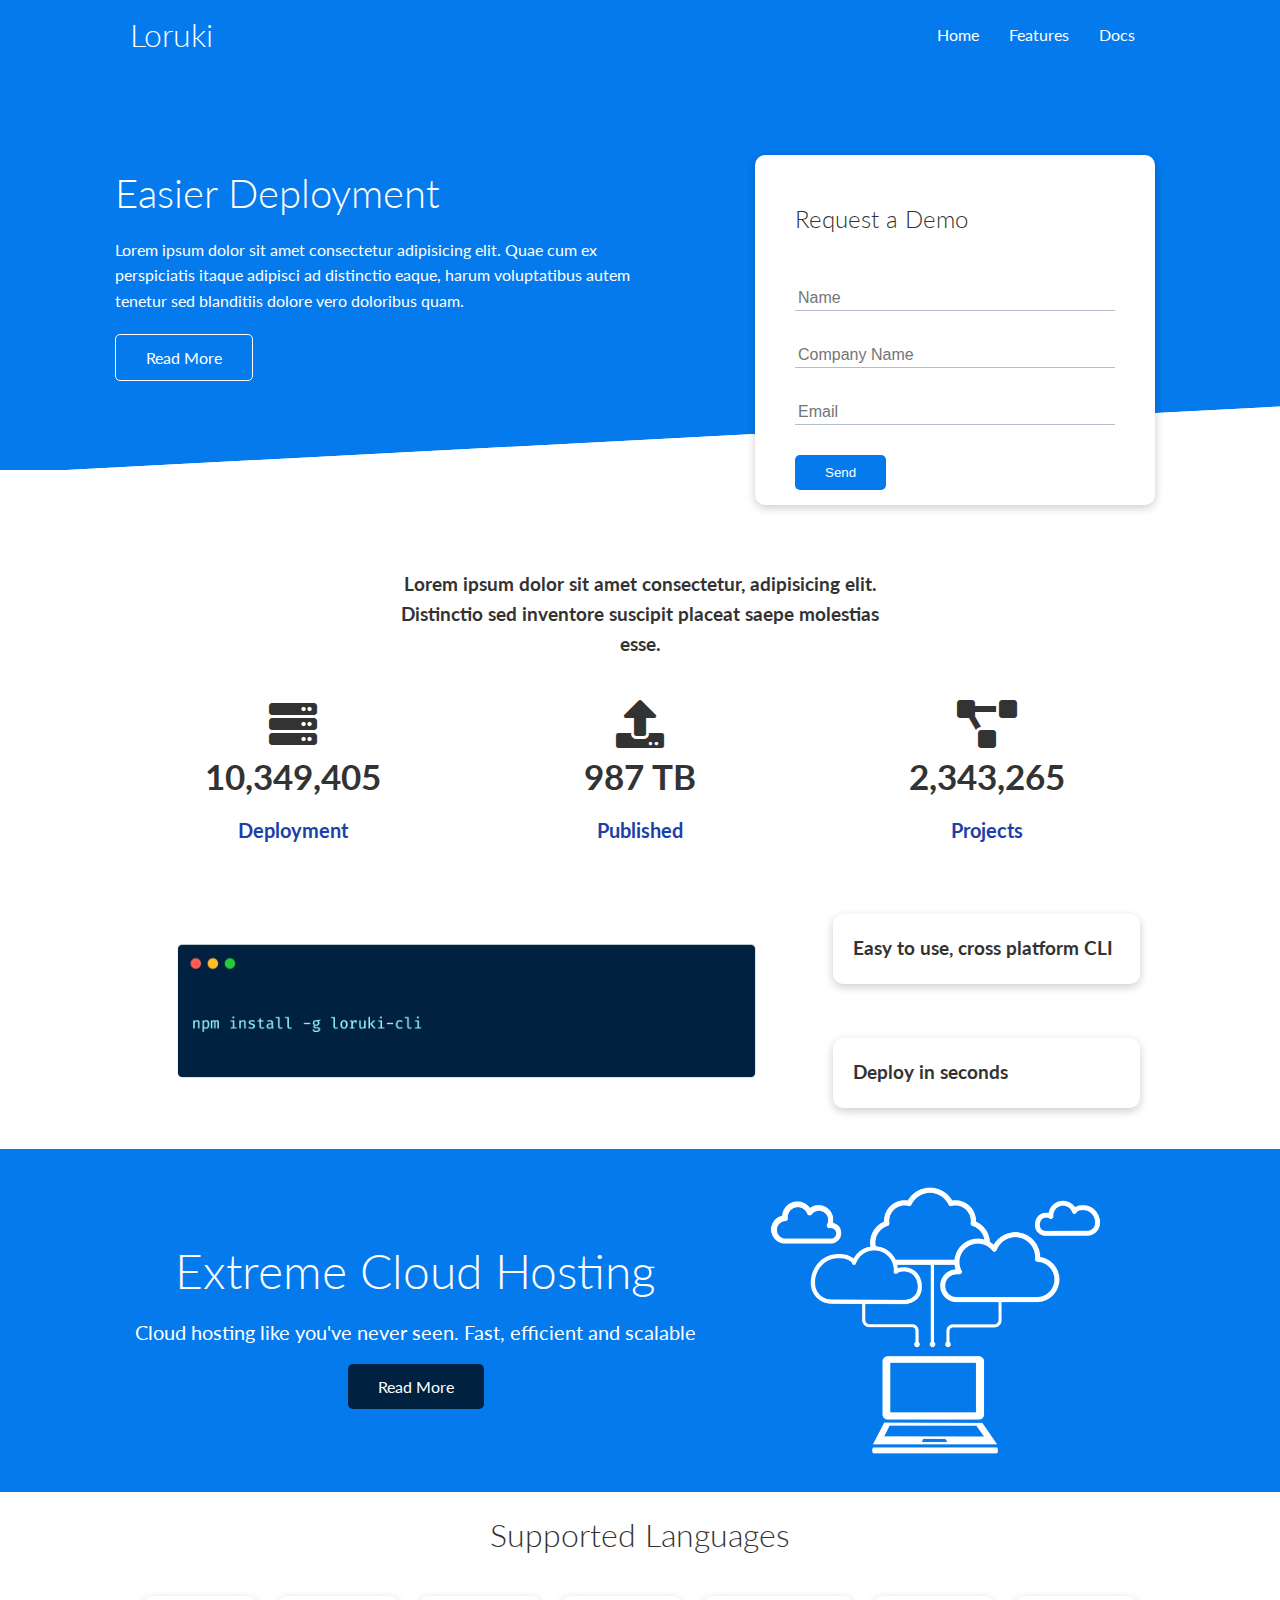
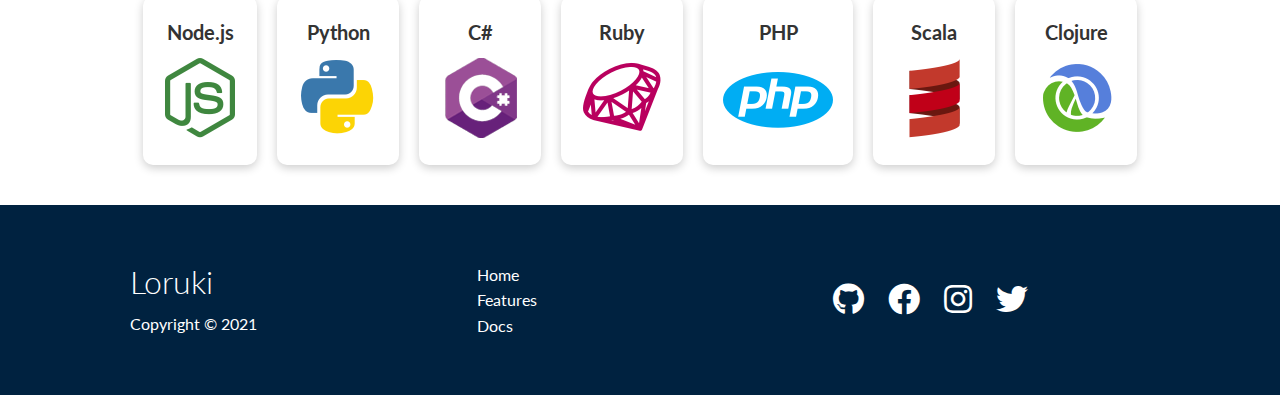
<file: index.html>
<!DOCTYPE html>
<html lang="en">

<head>
  <meta charset="UTF-8">
  <meta http-equiv="X-UA-Compatible" content="IE=edge">
  <meta name="viewport" content="width=device-width, initial-scale=1.0">
  <link rel="stylesheet" href="https://cdnjs.cloudflare.com/ajax/libs/font-awesome/5.15.3/css/all.min.css" />
  <link rel="stylesheet" href="css/utilites.css">
  <link rel="stylesheet" href="css/style.css">
  <title>Loruki | Cloud Hosting For Everyone</title>
</head>

<body>
  <!-- Navbar -->
  <div class="navbar">
    <div class="container flex">
      <h1 class="logo">Loruki</h1>
      <nav>
        <ul>
          <li><a href="index.html">Home</a></li>
          <li><a href="features.html">Features</a></li>
          <li><a href="docs.html">Docs</a></li>
        </ul>
      </nav>
    </div>
  </div>
  <!-- Show case-->
  <section class="showcase">
    <div class="container grid">
      <div class="showcase-text">
        <h1>Easier Deployment</h1>
        <p>Lorem ipsum dolor sit amet consectetur adipisicing elit. Quae cum ex perspiciatis itaque adipisci ad distinctio eaque, harum voluptatibus autem tenetur sed blanditiis dolore vero doloribus quam.</p>
        <a class="btn btn-outline" href="features.html">Read More</a>
      </div>
      <div class="showcase-form card">
        <h2>Request a Demo</h2>
        <form name="contact" method="POST" netlify-honeypot="bot-field" data-netlify="true">
          <input type="hidden" name="form-name" value="contact">
          <p class="hidden">
            <label>Don't fill this out if you're human: <input name="bot-field"></label>
          </p>
          <div class="form-control">
            <input type="text" name="name" placeholder="Name" required>
          </div>
          <div class="form-control">
            <input type="text" name="company" placeholder="Company Name" required>
          </div>
          <div class="form-control">
            <input type="email" name="email" placeholder="Email" required>
          </div>
          <input type="submit" value="Send" class="btn btn-primary">
        </form>
      </div>
    </div>
  </section>
  <!-- Status-->
  <section class="stats">
    <div class="container">
      <h3 class="stats-heading text-center my-1">
        Lorem ipsum dolor sit amet consectetur, adipisicing elit. Distinctio sed inventore suscipit placeat saepe molestias esse.
      </h3>
      <div class="grid grid-3 text-center my-4">
        <div>
          <i class="fas fa-server fa-3x"></i>
          <h3>10,349,405</h3>
          <p class="text-secondary">Deployment</p>
        </div>
        <div>
          <i class="fas fa-upload fa-3x"></i>
          <h3>987 TB</h3>
          <p class="text-secondary">Published</p>
        </div>
        <div>
          <i class="fas fa-project-diagram fa-3x"></i>
          <h3>2,343,265</h3>
          <p class="text-secondary">Projects</p>
        </div>
      </div>
    </div>
  </section>
  <!-- Cli -->
  <section class="cli">
    <div class="container grid">
      <img src="images/cli.png" alt="Cli">
      <div class="card">
        <h3>Easy to use, cross platform CLI</h3>
      </div>
      <div class="card">
        <h3>Deploy in seconds</h3>
      </div>
    </div>
  </section>
  <!-- Cloud-->
  <section class="cloud bg-primary my-2 py-2">
    <div class="container grid">
      <div class="text-center">
        <h2 class="lg">Extreme Cloud Hosting</h2>
        <p class="lead my-1">
          Cloud hosting like you've never seen. Fast, efficient and scalable
        </p>
        <a class="btn btn-dark" href="features.html">Read More</a>
      </div>
      <img src="images/cloud.png" alt="Cloud">
    </div>
  </section>
  <!--Languages-->
  <section class="languages">
    <h2 class="md text-center my-2">
      Supported Languages
    </h2>
    <div class="container flex">
      <div class="card">
        <h4>Node.js</h4>
        <img src="images/logos/node.png" alt="Node">
      </div>
      <div class="card">
        <h4>Python</h4>
        <img src="images/logos/python.png" alt="Python">
      </div>
      <div class="card">
        <h4>C#</h4>
        <img src="images/logos/csharp.png" alt="C# Sharp">
      </div>
      <div class="card">
        <h4>Ruby</h4>
        <img src="images/logos/ruby.png" alt="Ruby">
      </div>
      <div class="card">
        <h4>PHP</h4>
        <img src="images/logos/php.png" alt="PHP">
      </div>
      <div class="card">
        <h4>Scala</h4>
        <img src="images/logos/scala.png" alt="Scala">
      </div>
      <div class="card">
        <h4>Clojure</h4>
        <img src="images/logos/clojure.png" alt="Clojure">
      </div>
    </div>
  </section>
  <!-- Footer-->
  <footer class="footer bg-dark py-5">
    <div class="container grid grid-3">
      <div>
        <h1>Loruki</h1>
        <p>Copyright &copy; 2021</p>
      </div>
      <nav>
        <ul>
          <li><a href="index.html">Home</a></li>
          <li><a href="features.html">Features</a></li>
          <li><a href="docs.html">Docs</a></li>
        </ul>
      </nav>
      <div class="social">
        <a href="#"><i class="fab fa-github fa-2x"></i></a>
        <a href="#"><i class="fab fa-facebook fa-2x"></i></a>
        <a href="#"><i class="fab fa-instagram fa-2x"></i></a>
        <a href="#"><i class="fab fa-twitter fa-2x"></i></a>
      </div>
    </div>
  </footer>

</body>

</html>
</file>
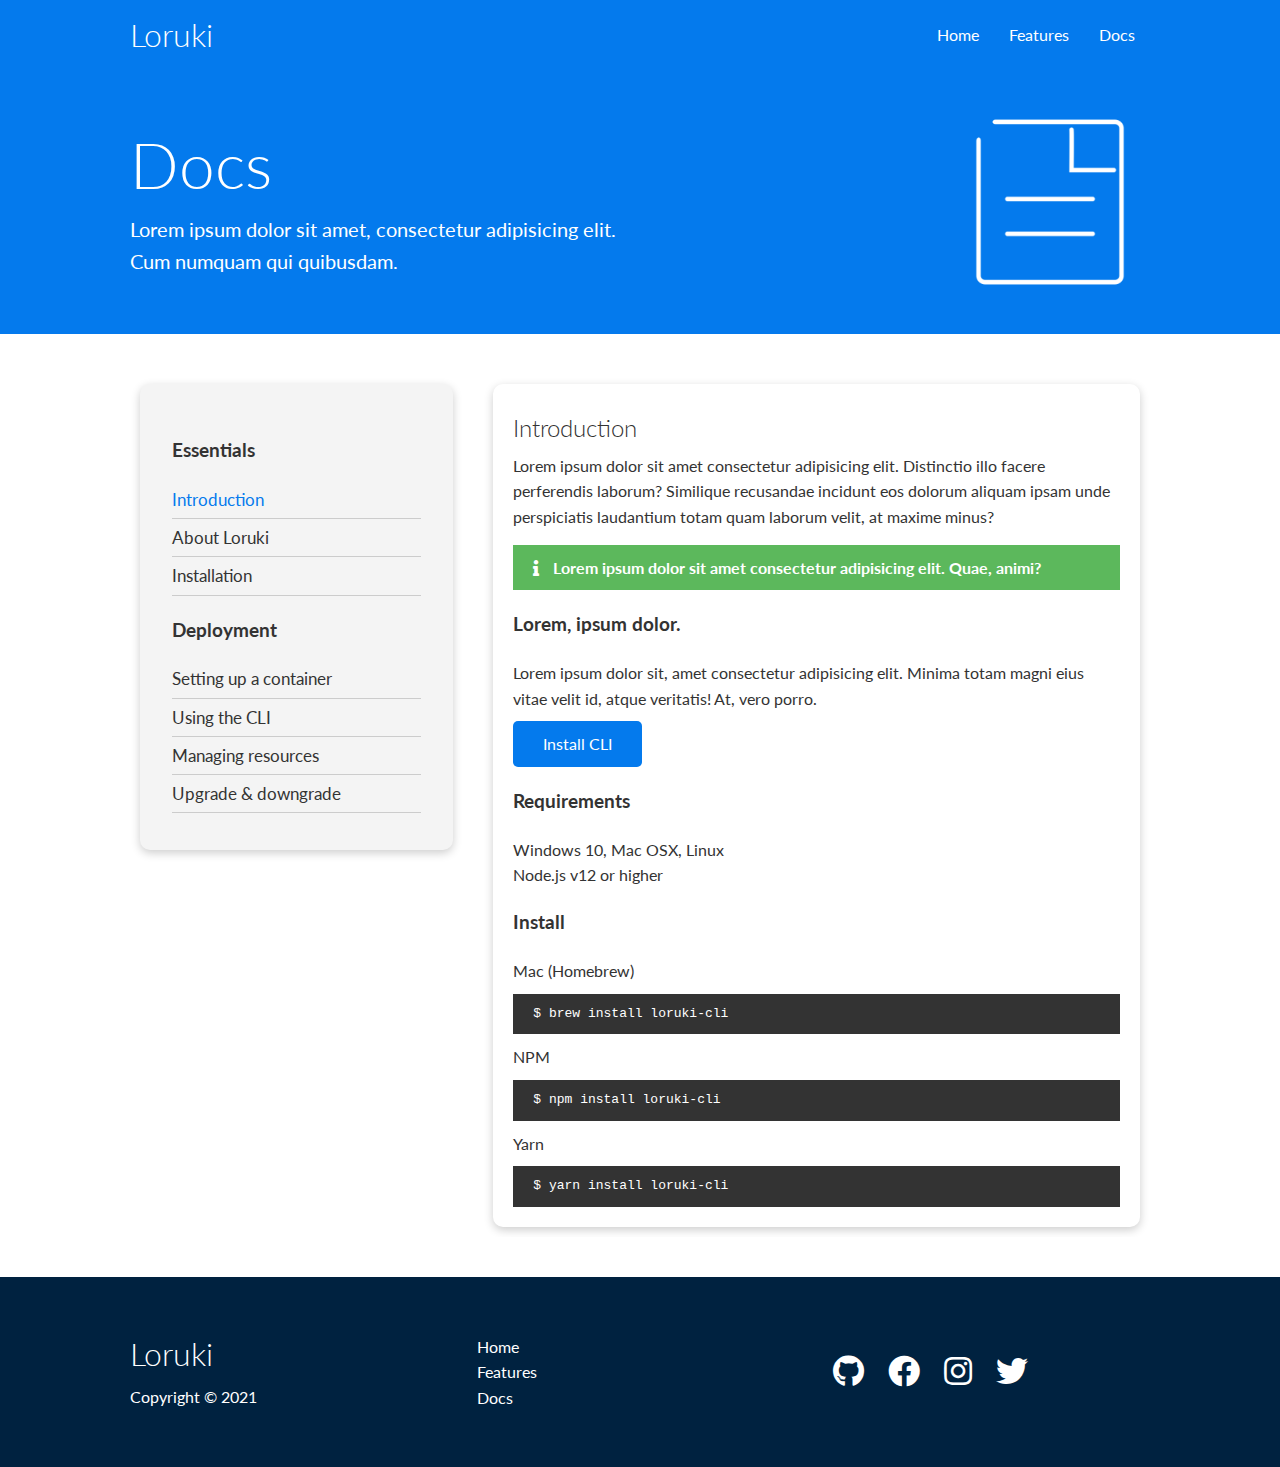
<file: docs.html>
<!DOCTYPE html>
<html lang="pt-br">

<head>
  <meta charset="UTF-8">
  <meta http-equiv="X-UA-Compatible" content="IE=edge">
  <meta name="viewport" content="width=device-width, initial-scale=1.0">
  <link rel="stylesheet" href="https://cdnjs.cloudflare.com/ajax/libs/font-awesome/5.15.3/css/all.min.css" />
  <link rel="stylesheet" href="css/utilites.css">
  <link rel="stylesheet" href="css/style.css">
  <title>Loruki | Cloud Hosting For Everyone</title>
</head>

<body>
  <!-- Navbar -->
  <div class="navbar">
    <div class="container flex">
      <h1 class="logo">Loruki</h1>
      <nav>
        <ul>
          <li><a href="index.html">Home</a></li>
          <li><a href="features.html">Features</a></li>
          <li><a href="docs.html">Docs</a></li>
        </ul>
      </nav>
    </div>
  </div>
  <!--Head -->
  <section class="docs-head bg-primary py-3">
    <div class="container grid">
      <div>
        <h1 class="xl">Docs</h1>
        <p class="lead">Lorem ipsum dolor sit amet, consectetur adipisicing elit. Cum numquam qui quibusdam.</p>
      </div>
      <img src="images/docs.png" alt="Documentation">
    </div>
  </section>
  <!-- Docs main -->
  <section class="docs-main my-4">
    <div class="container grid">
      <div class="card bg-light p-3">
        <h3 class="my-2">Essentials</h3>
        <nav>
          <ul>
            <li><a class="text-primary" href="#">Introduction</a></li>
            <li><a href="#">About Loruki</a></li>
            <li><a href="#">Installation</a></li>
          </ul>
        </nav>

        <h3 class="my-2">Deployment</h3>
        <nav>
          <ul>
            <li><a href="#">Setting up a container</a></li>
            <li><a href="#">Using the CLI</a></li>
            <li><a href="#">Managing resources</a></li>
            <li><a href="#">Upgrade & downgrade</a></li>
          </ul>
        </nav>
      </div>
      <div class="card">
        <h2>Introduction</h2>
        <p>Lorem ipsum dolor sit amet consectetur adipisicing elit. Distinctio illo facere perferendis laborum? Similique recusandae incidunt eos dolorum aliquam ipsam unde perspiciatis laudantium totam quam laborum velit, at maxime minus?</p>
        <div class="alert alert-success">
          <i class="fas fa-info"></i> Lorem ipsum dolor sit amet consectetur adipisicing elit. Quae, animi?
        </div>
        <h3>Lorem, ipsum dolor.</h3>
        <p>Lorem ipsum dolor sit, amet consectetur adipisicing elit. Minima totam magni eius vitae velit id, atque veritatis! At, vero porro.</p>
        <a href="#" class="btn btn-primary">Install CLI</a>
        <h3>Requirements</h3>
        <ul>
          <li>Windows 10, Mac OSX, Linux</li>
          <li>Node.js v12 or higher</li>
        </ul>
        <h3>Install</h3>
        <p>Mac (Homebrew)</p>
        <pre><code>$ brew install loruki-cli</code></pre>
        <p>NPM</p>
        <pre><code>$ npm install loruki-cli</code></pre>
        <p>Yarn</p>
        <pre><code>$ yarn install loruki-cli</code></pre>
      </div>
    </div>
  </section>

  <!-- Footer-->
  <footer class="footer bg-dark py-5">
    <div class="container grid grid-3">
      <div>
        <h1>Loruki</h1>
        <p>Copyright &copy; 2021</p>
      </div>
      <nav>
        <ul>
          <li><a href="index.html">Home</a></li>
          <li><a href="features.html">Features</a></li>
          <li><a href="docs.html">Docs</a></li>
        </ul>
      </nav>
      <div class="social">
        <a href="#"><i class="fab fa-github fa-2x"></i></a>
        <a href="#"><i class="fab fa-facebook fa-2x"></i></a>
        <a href="#"><i class="fab fa-instagram fa-2x"></i></a>
        <a href="#"><i class="fab fa-twitter fa-2x"></i></a>
      </div>
    </div>
  </footer>

</body>

</html>
</file>
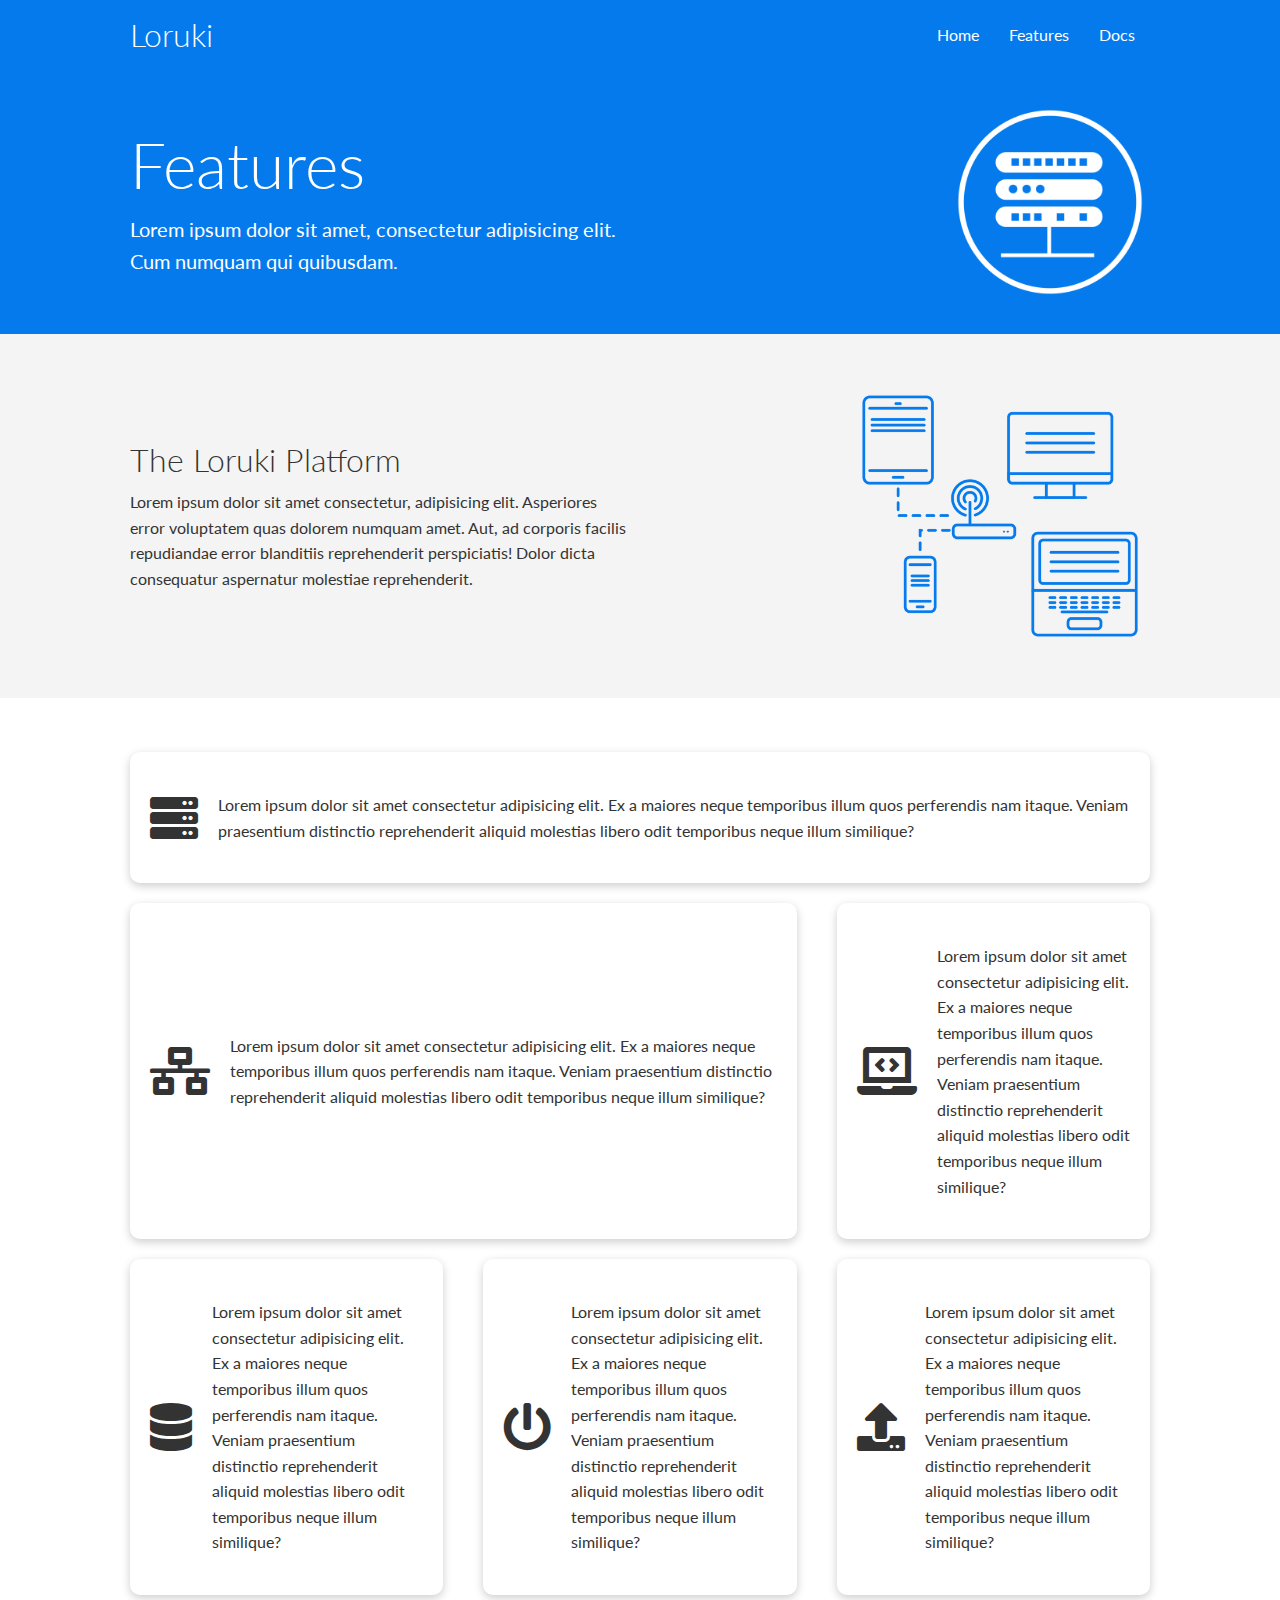
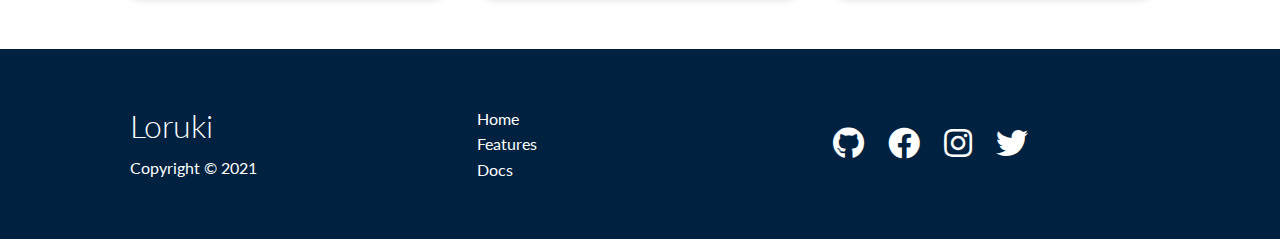
<file: features.html>
<!DOCTYPE html>
<html lang="en">

<head>
  <meta charset="UTF-8">
  <meta http-equiv="X-UA-Compatible" content="IE=edge">
  <meta name="viewport" content="width=device-width, initial-scale=1.0">
  <link rel="stylesheet" href="https://cdnjs.cloudflare.com/ajax/libs/font-awesome/5.15.3/css/all.min.css" />
  <link rel="stylesheet" href="css/utilites.css">
  <link rel="stylesheet" href="css/style.css">
  <title>Loruki | Cloud Hosting For Everyone</title>
</head>

<body>
  <!-- Navbar -->
  <div class="navbar">
    <div class="container flex">
      <h1 class="logo">Loruki</h1>
      <nav>
        <ul>
          <li><a href="index.html">Home</a></li>
          <li><a href="features.html">Features</a></li>
          <li><a href="docs.html">Docs</a></li>
        </ul>
      </nav>
    </div>
  </div>
  <!--Head -->
  <section class="features-head bg-primary py-3">
    <div class="container grid">
      <div>
        <h1 class="xl">Features</h1>
        <p class="lead">Lorem ipsum dolor sit amet, consectetur adipisicing elit. Cum numquam qui quibusdam.</p>
      </div>
      <img src="images/server.png" alt="Server">
    </div>
  </section>
  <!-- Sub head-->
  <section class="features-sub-head bg-light py-3">
    <div class="container grid">
      <div>
        <h1 class="md">The Loruki Platform</h1>
        <p>Lorem ipsum dolor sit amet consectetur, adipisicing elit. Asperiores error voluptatem quas dolorem numquam amet. Aut, ad corporis facilis repudiandae error blanditiis reprehenderit perspiciatis! Dolor dicta consequatur aspernatur molestiae reprehenderit.</p>
      </div>
      <img src="images/server2.png" alt="Server 2">
    </div>
  </section>
  <section class="features-main my-2">
    <div class="container grid grid-3">
      <div class="card flex">
        <i class="fas fa-server fa-3x"></i>
        <p>Lorem ipsum dolor sit amet consectetur adipisicing elit. Ex a maiores neque temporibus illum quos perferendis nam itaque. Veniam praesentium distinctio reprehenderit aliquid molestias libero odit temporibus neque illum similique?</p>
      </div>
      <div class="card flex">
        <i class="fas fa-network-wired fa-3x"></i>
        <p>Lorem ipsum dolor sit amet consectetur adipisicing elit. Ex a maiores neque temporibus illum quos perferendis nam itaque. Veniam praesentium distinctio reprehenderit aliquid molestias libero odit temporibus neque illum similique?</p>
      </div>
      <div class="card flex">
        <i class="fas fa-laptop-code fa-3x"></i>
        <p>Lorem ipsum dolor sit amet consectetur adipisicing elit. Ex a maiores neque temporibus illum quos perferendis nam itaque. Veniam praesentium distinctio reprehenderit aliquid molestias libero odit temporibus neque illum similique?</p>
      </div>
      <div class="card flex">
        <i class="fas fa-database fa-3x"></i>
        <p>Lorem ipsum dolor sit amet consectetur adipisicing elit. Ex a maiores neque temporibus illum quos perferendis nam itaque. Veniam praesentium distinctio reprehenderit aliquid molestias libero odit temporibus neque illum similique?</p>
      </div>
      <div class="card flex">
        <i class="fas fa-power-off fa-3x"></i>
        <p>Lorem ipsum dolor sit amet consectetur adipisicing elit. Ex a maiores neque temporibus illum quos perferendis nam itaque. Veniam praesentium distinctio reprehenderit aliquid molestias libero odit temporibus neque illum similique?</p>
      </div>
      <div class="card flex">
        <i class="fas fa-upload fa-3x"></i>
        <p>Lorem ipsum dolor sit amet consectetur adipisicing elit. Ex a maiores neque temporibus illum quos perferendis nam itaque. Veniam praesentium distinctio reprehenderit aliquid molestias libero odit temporibus neque illum similique?</p>
      </div>
    </div>
  </section>

  <!-- Footer-->
  <footer class="footer bg-dark py-5">
    <div class="container grid grid-3">
      <div>
        <h1>Loruki</h1>
        <p>Copyright &copy; 2021</p>
      </div>
      <nav>
        <ul>
          <li><a href="index.html">Home</a></li>
          <li><a href="features.html">Features</a></li>
          <li><a href="docs.html">Docs</a></li>
        </ul>
      </nav>
      <div class="social">
        <a href="#"><i class="fab fa-github fa-2x"></i></a>
        <a href="#"><i class="fab fa-facebook fa-2x"></i></a>
        <a href="#"><i class="fab fa-instagram fa-2x"></i></a>
        <a href="#"><i class="fab fa-twitter fa-2x"></i></a>
      </div>
    </div>
  </footer>

</body>

</html>
</file>
<file: css/utilites.css>
/* Utilites */

/* Layout */

.container {
  max-width: 1100px;
  margin: 0 auto;
  overflow: auto;
  padding: 0 40px;
}

.flex {
  display: flex;
  justify-content: center;
  align-items: center;
  height: 100%;
}

.grid {
  display: grid;
  grid-template-columns: repeat(2, 1fr);
  gap: 20px;
  justify-content: center;
  align-items: center;
  height: 100%;
}

.grid-3 {
  grid-template-columns: repeat(3, 1fr);
}

/* Cards */

.card {
  background: #fff;
  color: #333;
  border-radius: 10px;
  box-shadow: 0 3px 10px rgba(0, 0, 0, 0.2);
  padding: 20px;
  margin: 10px;
}

/* Buttons */

.btn {
  display: inline-block;
  padding: 10px 30px;
  cursor: pointer;
  background: var(--primary-color);
  color: #fff;
  border: none;
  border-radius: 5px;
}

.btn-primary,
.btn-secondary,
.btn-dark {
  color: #fff;
}

.btn-primary {
  background: var(--primary-color);
  color: #fff;
}

.btn-secondary {
  background: var(--secondary-color);
  color: #fff;
}

.btn-dark {
  background: var(--dark-color);
  color: #fff;
}

.btn-light {
  background: var(--light-color);
  color: #333;
}

.btn-outline {
  background: transparent;
  border: 1px solid #fff;
}

.btn:hover {
  transform: scale(0.98);
}

/* Text  */

.text-center {
  text-align: center;
}

.lead {
  font-size: 20px;
}

.sm {
  font-size: 1rem;
}

.md {
  font-size: 2rem;
}

.lg {
  font-size: 3rem;
}

.xl {
  font-size: 4rem;
}

/* Text colors */

.text-primary {
  color: var(--primary-color);
}

.text-secondary {
  color: var(--secondary-color);
}

.text-dark {
  color: var(--dark-color);
}

.text-light {
  color: var(--light-color);
}

/* Alerts */

.alert {
  background: var(--light-color);
  padding: 10px 20px;
  font-weight: bold;
  margin: 15px 0;
}

.alert i {
  margin-right: 10px;
}

.alert-success {
  background: var(--success-color);
  color: #fff;
}

.alert-error {
  background: var(--error-color);
  color: #fff;
}

/* Backgrounds */

.bg-primary,
.bg-secondary,
.bg-dark {
  color: #fff;
}

.bg-primary {
  background: var(--primary-color);
  color: #fff;
}

.bg-secondary {
  background: var(--secondary-color);
  color: #fff;
}

.bg-dark {
  background: var(--dark-color);
  color: #fff;
}

.bg-light {
  background: var(--light-color);
  color: #333;
}

/* Margins */

.m-1 {
  margin: 1rem;
}
.m-2 {
  margin: 1.5rem;
}
.m-3 {
  margin: 2rem;
}
.m-4 {
  margin: 2.5rem;
}
.m-5 {
  margin: 3rem;
}

/* Margins X */

.mx-1 {
  margin: 0 1rem;
}
.mx-2 {
  margin: 0 1.5rem;
}
.mx-3 {
  margin: 0 2rem;
}
.mx-4 {
  margin: 0 2.5rem;
}
.mx-5 {
  margin: 0 3rem;
}

/* Margins Y */

.my-1 {
  margin: 1rem 0;
}
.my-2 {
  margin: 1.5rem 0;
}
.my-3 {
  margin: 2rem 0;
}
.my-4 {
  margin: 2.5rem 0;
}
.my-5 {
  margin: 3rem 0;
}

/* Padding */

.p-1 {
  padding: 1rem;
}
.p-2 {
  padding: 1.5rem;
}
.p-3 {
  padding: 2rem;
}
.p-4 {
  padding: 2.5rem;
}
.p-5 {
  padding: 3rem;
}

/* Margins X */

.px-1 {
  padding: 0 1rem;
}
.px-2 {
  padding: 0 1.5rem;
}
.px-3 {
  padding: 0 2rem;
}
.px-4 {
  padding: 0 2.5rem;
}
.px-5 {
  padding: 0 3rem;
}

/* Margins Y */

.py-1 {
  padding: 1rem 0;
}
.py-2 {
  padding: 1.5rem 0;
}
.py-3 {
  padding: 2rem 0;
}
.py-4 {
  padding: 2.5rem 0;
}
.py-5 {
  padding: 3rem 0;
}
</file>
<file: css/style.css>
@import url('https://fonts.googleapis.com/css2?family=Lato:wght@300&display=swap');

:root {
  --primary-color: #047aed;
  --secondary-color: #1c3fa8;
  --dark-color: #002240;
  --light-color: #f4f4f4;
  --success-color: #5cb85c;
  --error-color: #d9533f;
}

/* Geral */

* {
  box-sizing: border-box;
  padding: 0;
  margin: 0;
}

body {
  font-family: 'Lato', sans-serif;
  color: #333;
  line-height: 1.6;
}

ul {
  list-style: none;
}

a {
  text-decoration: none;
  color: #333;
}

h1,
h2 {
  font-weight: 300;
  line-height: 1.2;
  margin: 10px 0;
}

p {
  margin: 10px 0;
}

img {
  width: 100%;
}

li {
  list-style: none;
}

code,
pre {
  background: #333;
  color: #fff;
  padding: 10px;
}

.hidden {
  visibility: hidden;
  height: 0;
}

/* Navbar */

.navbar {
  background: var(--primary-color);
  color: #fff;
  height: 70px;
}

.navbar .flex {
  justify-content: space-between;
}

.navbar ul {
  display: flex;
}

.navbar a {
  color: #fff;
  padding: 10px;
  margin: 0 5px;
}

.navbar a:hover {
  border-bottom: 2px solid #fff;
}

/* Showcase */
.showcase {
  height: 400px;
  background: var(--primary-color);
  color: #fff;
  position: relative;
}

.showcase .grid {
  overflow: visible;
  grid-template-columns: 55% 45%;
  gap: 30px;
}

.showcase-text {
  animation: slideInFromLeft 1s ease-in;
}

.showcase h1 {
  font-size: 40px;
}

.showcase p {
  margin: 20px 0;
}

.showcase-form {
  position: relative;
  top: 60px;
  height: 350px;
  width: 400px;
  padding: 40px;
  z-index: 100;
  justify-self: flex-end;
  animation: slideInFromRight 1s ease-in;
}

.showcase-form .form-control {
  margin: 30px 0;
}

.showcase-form input[type='text'],
.showcase-form input[type='email'] {
  border: none;
  border-bottom: 1px solid #b4becb;
  width: 100%;
  padding: 3px;
  font-size: 16px;
}

.showcase-form input:focus {
  outline: none;
}

.showcase::before,
.showcase::after {
  content: '';
  position: absolute;
  height: 100px;
  bottom: -70px;
  right: 0;
  left: 0;
  background: #fff;
  transform: skewY(-3deg);
  -webkit-transform: skewY(-3deg);
  -moz-transform: skewY(-3deg);
  -ms-transform: skewY(-3deg);
}

/* Stats */

.stats {
  padding-top: 100px;
  animation: slideInFromBottom 1s ease-in;
}

.stats-heading {
  max-width: 500px;
  margin: auto;
}

.stats .grid h3 {
  font-size: 35px;
}

.stats .grid p {
  font-size: 20px;
  font-weight: bold;
}

/* Cli */
.cli .grid {
  grid-template-columns: repeat(3, 1fr);
  grid-template-rows: repeat(2, 1fr);
}

.cli .grid > *:first-child {
  grid-column: 1 / span 2;
  grid-row: 1 / span 2;
}

/* Cloud */
.cloud .grid {
  grid-template-columns: 4fr 3fr;
}

/* Languages */

.languages .flex {
  flex-wrap: wrap;
}

.languages .card {
  text-align: center;
  margin: 18px 10px 40px;
  transition: transform 0.2s ease-in;
}

.languages .card h4 {
  font-size: 1.25em;
  margin-bottom: 10px;
}

.languages .card:hover {
  transform: translateY(-15px);
}

/* Footer */

.footer a {
  color: #fff;
}

.footer .social a {
  margin: 0 10px;
}

/* Features */

.features-head img,
.docs-head img {
  width: 200px;
  justify-self: flex-end;
}

.features-sub-head img {
  width: 300px;
  justify-self: flex-end;
}

.features-main .card > i {
  margin-right: 20px;
}

.features-main .grid {
  padding: 30px;
}

.features-main .grid > *:first-child {
  grid-column: 1 / span 3;
}

.features-main .grid > *:nth-child(2) {
  grid-column: 1 / span 2;
}

/* Docs */

.docs-main h3 {
  margin: 20px 0;
}

.docs-main .grid {
  grid-template-columns: 1fr 2fr;
  align-items: flex-start;
}

.docs-main nav li {
  font-size: 17px;
  padding-bottom: 5px;
  margin-bottom: 5px;
  border-bottom: 1px solid #ccc;
}

.docs-main a:hover {
  font-weight: bold;
}

/* Media queries */

/* Tablets and under */

@media (max-width: 768px) {
  .grid,
  .showcase .grid,
  .stats .grid,
  .cli .grid,
  .cloud .grid,
  .features-main .grid,
  .docs-main .grid {
    grid-template-columns: 1fr;
    grid-template-rows: 1fr;
  }

  .showcase {
    height: auto;
  }

  .showcase-text {
    text-align: center;
    margin-top: 40px;
    animation: slideInFromTop 1s ease-in;
  }

  .showcase-form {
    justify-self: center;
    animation: slideInFromBottom 1s ease-in;
  }

  .cli .grid > *:first-child {
    grid-column: 1;
    grid-row: 1;
  }

  .features-head,
  .features-sub-head,
  .docs-head {
    text-align: center;
  }

  .features-head img,
  .features-sub-head img,
  .docs-head img {
    justify-self: center;
  }

  .features-main .grid > *:first-child,
  .features-main .grid > *:nth-child(2) {
    grid-column: 1;
  }
}

/* Animations */

@keyframes slideInFromLeft {
  0% {
    transform: translateX(-100%);
  }

  100% {
    transform: translateX(0);
  }
}

@keyframes slideInFromRight {
  0% {
    transform: translateX(100%);
  }

  100% {
    transform: translateX(0);
  }
}

@keyframes slideInFromTop {
  0% {
    transform: translateY(-100%);
  }

  100% {
    transform: translateY(0);
  }
}

@keyframes slideInFromBottom {
  0% {
    transform: translateY(100%);
  }

  100% {
    transform: translateY(0);
  }
}

/* Mobile */

@media (max-width: 500px) {
  .navbar {
    height: 110px;
  }
  .navbar .flex {
    flex-direction: column;
  }

  .navbar ul {
    padding: 10px;
    background: rgba(0, 0, 0, 0.1);
  }
}
</file>
